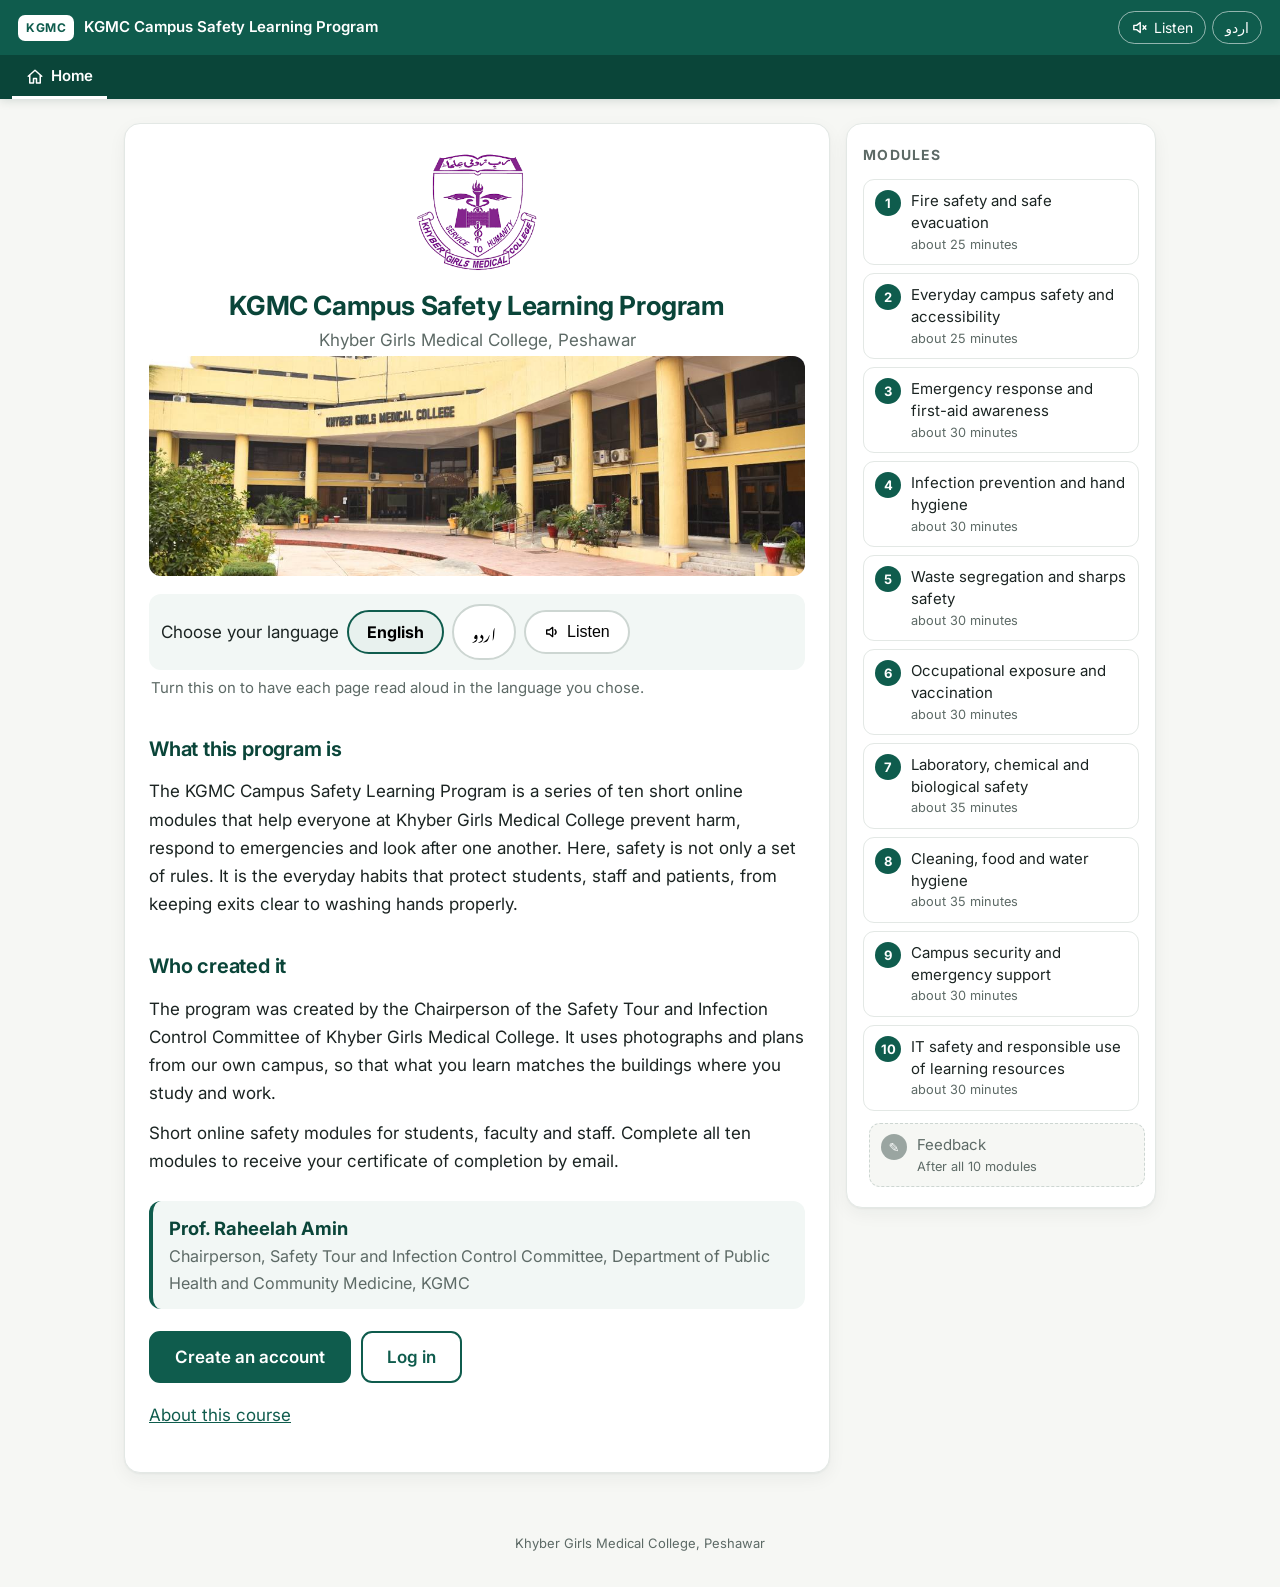
<file: index.html>
<!DOCTYPE html>
<html lang="en">
<head>
<meta charset="utf-8">
<meta name="viewport" content="width=device-width, initial-scale=1">
<title>KGMC Campus Safety Learning Program</title>
<link rel="preconnect" href="https://fonts.googleapis.com">
<link href="https://fonts.googleapis.com/css2?family=Inter:wght@400;500;600;700&family=Noto+Nastaliq+Urdu:wght@400;700&display=swap" rel="stylesheet">
<!-- ?v=... makes browsers fetch the new files after an update. Bump the date on every release. -->
<link rel="stylesheet" href="assets/style.css?v=2026-11-23">
</head>
<body>
<div id="app"><p style="padding:2rem;font-family:sans-serif">Loading…</p></div>
<script src="assets/config.js?v=2026-11-23"></script>
<script src="content/modules.js?v=2026-11-23"></script>
<script src="content/intro.js?v=2026-11-23"></script>
<script src="content/module1.js?v=2026-11-23"></script>
<script src="content/module2.js?v=2026-11-23"></script>
<script src="content/module3.js?v=2026-11-23"></script>
<script src="content/module4.js?v=2026-11-23"></script>
<script src="content/module5.js?v=2026-11-23"></script>
<script src="content/module6.js?v=2026-11-23"></script>
<script src="content/module7.js?v=2026-11-23"></script>
<script src="content/module8.js?v=2026-11-23"></script>
<script src="content/module9.js?v=2026-11-23"></script>
<script src="content/module10.js?v=2026-11-23"></script>
<script src="assets/app.js?v=2026-11-23"></script>
</body>
</html>
</file>
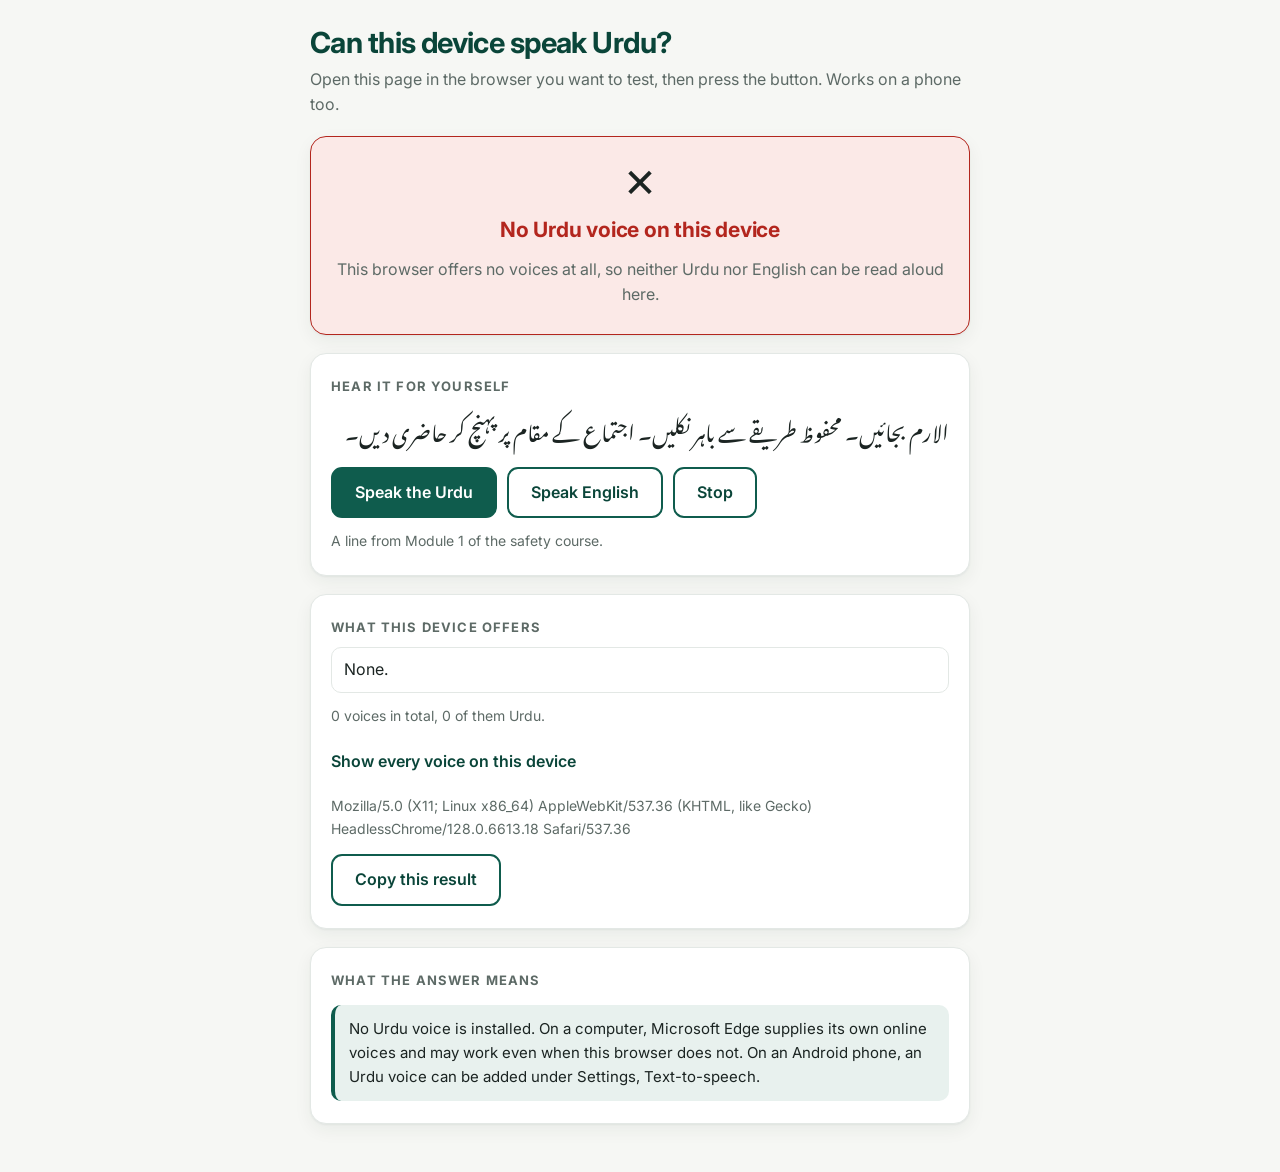
<file: voice-check.html>
<!DOCTYPE html>
<html lang="en">
<head>
<meta charset="utf-8">
<meta name="viewport" content="width=device-width, initial-scale=1, viewport-fit=cover">
<title>Urdu Voice Check</title>
<link rel="preconnect" href="https://fonts.googleapis.com">
<link rel="preconnect" href="https://fonts.gstatic.com" crossorigin>
<link href="https://fonts.googleapis.com/css2?family=Inter:wght@400;500;600;700&family=Noto+Nastaliq+Urdu:wght@400;700&display=swap" rel="stylesheet">
<style>
  /* One question per screen: can this device speak Urdu? Verdict first, evidence below. */
  :root {
    --bg: #f6f7f4; --card: #ffffff; --ink: #1b2422; --muted: #5d6a66;
    --line: #e3e8e5; --green: #0f5c4d; --green-dark: #0a4539; --green-soft: #e8f1ee;
    --red: #b3261e; --red-soft: #fbe9e7; --amber: #8a5a00; --amber-soft: #fff4d6;
    --ui: Inter, system-ui, -apple-system, "Segoe UI", Roboto, Arial, sans-serif;
    --urdu: "Noto Nastaliq Urdu", "Jameel Noori Nastaleeq", serif;
    --shadow: 0 1px 2px rgba(16,48,40,.05), 0 6px 18px rgba(16,48,40,.06);
  }
  @media (prefers-color-scheme: dark) {
    :root:not([data-theme="light"]) {
      --bg: #121719; --card: #1a2124; --ink: #e8eeec; --muted: #9fadA8;
      --line: #2b3538; --green: #4fae97; --green-dark: #8fd3c0; --green-soft: #17312b;
      --red: #ef9a93; --red-soft: #3a1f1d; --amber: #e8c46a; --amber-soft: #38300f;
      color-scheme: dark;
    }
  }
  :root[data-theme="dark"] {
    --bg: #121719; --card: #1a2124; --ink: #e8eeec; --muted: #9fadA8;
    --line: #2b3538; --green: #4fae97; --green-dark: #8fd3c0; --green-soft: #17312b;
    --red: #ef9a93; --red-soft: #3a1f1d; --amber: #e8c46a; --amber-soft: #38300f;
    color-scheme: dark;
  }
  * { box-sizing: border-box; }
  body {
    margin: 0; background: var(--bg); color: var(--ink);
    font: 16px/1.6 var(--ui); -webkit-font-smoothing: antialiased;
    padding-left: max(16px, env(safe-area-inset-left, 0px));
    padding-right: max(16px, env(safe-area-inset-right, 0px));
    padding-block: 26px 48px;
  }
  .wrap { max-width: 660px; margin: 0 auto; display: grid; gap: 18px; }
  header h1 { font-size: clamp(23px, 5vw, 29px); line-height: 1.2; margin: 0 0 6px; color: var(--green-dark); letter-spacing: -.02em; text-wrap: balance; }
  header p { margin: 0; color: var(--muted); }
  .card { background: var(--card); border: 1px solid var(--line); border-radius: 16px; padding: 22px 20px; box-shadow: var(--shadow); }
  .verdict { display: grid; gap: 10px; text-align: center; padding: 26px 20px; }
  .verdict .mark { font-size: 40px; line-height: 1; }
  .verdict h2 { margin: 0; font-size: 21px; letter-spacing: -.01em; }
  .verdict p { margin: 0; color: var(--muted); }
  .verdict.yes { background: var(--green-soft); border-color: var(--green); }
  .verdict.yes h2 { color: var(--green-dark); }
  .verdict.no { background: var(--red-soft); border-color: var(--red); }
  .verdict.no h2 { color: var(--red); }
  .verdict.wait { background: var(--amber-soft); border-color: var(--amber); }
  .verdict.wait h2 { color: var(--amber); }
  h3 { margin: 0 0 10px; font-size: 13px; font-weight: 700; letter-spacing: .09em; text-transform: uppercase; color: var(--muted); }
  .sample { font-family: var(--urdu); font-size: 21px; line-height: 2.1; direction: rtl; text-align: right; margin: 0 0 16px; }
  .row { display: flex; flex-wrap: wrap; gap: 10px; }
  button {
    font: inherit; font-weight: 600; cursor: pointer; min-height: 48px;
    padding: 11px 22px; border-radius: 11px; border: 2px solid var(--green);
    background: var(--green); color: #fff; transition: transform .12s;
  }
  button.ghost { background: transparent; color: var(--green-dark); }
  button:active { transform: translateY(1px); }
  button[disabled] { opacity: .45; cursor: not-allowed; }
  ul { list-style: none; margin: 0; padding: 0; display: grid; gap: 7px; }
  li { display: flex; gap: 10px; align-items: baseline; border: 1px solid var(--line); border-radius: 10px; padding: 9px 12px; min-width: 0; }
  li .tag { flex: none; font-size: 12px; font-weight: 700; letter-spacing: .04em; color: var(--muted); font-variant-numeric: tabular-nums; }
  li .nm { min-width: 0; overflow-wrap: anywhere; }
  li.hit { border-color: var(--green); background: var(--green-soft); }
  .meta { color: var(--muted); font-size: 14px; margin: 12px 0 0; overflow-wrap: anywhere; }
  .note { margin: 14px 0 0; padding: 12px 14px; border-inline-start: 4px solid var(--green); background: var(--green-soft); border-radius: 10px; font-size: 15px; }
  details { margin-top: 12px; }
  summary { cursor: pointer; font-weight: 600; color: var(--green-dark); min-height: 44px; display: flex; align-items: center; }
  .all { max-height: 280px; overflow-y: auto; margin-top: 10px; }
  @media (prefers-reduced-motion: reduce) { button { transition: none; } }
</style>
</head>
<body>
<div class="wrap">
  <header>
    <h1>Can this device speak Urdu?</h1>
    <p>Open this page in the browser you want to test, then press the button. Works on a phone too.</p>
  </header>

  <section class="card verdict wait" id="verdict">
    <div class="mark" id="mark">…</div>
    <h2 id="headline">Checking the voices on this device</h2>
    <p id="detail">This takes a second.</p>
  </section>

  <section class="card">
    <h3>Hear it for yourself</h3>
    <p class="sample">الارم بجائیں۔ محفوظ طریقے سے باہر نکلیں۔ اجتماع کے مقام پر پہنچ کر حاضری دیں۔</p>
    <div class="row">
      <button id="speakUr">Speak the Urdu</button>
      <button id="speakEn" class="ghost">Speak English</button>
      <button id="stop" class="ghost">Stop</button>
    </div>
    <p class="meta" id="speakStatus">A line from Module 1 of the safety course.</p>
  </section>

  <section class="card">
    <h3>What this device offers</h3>
    <ul id="urduList"></ul>
    <p class="meta" id="counts"></p>
    <details>
      <summary>Show every voice on this device</summary>
      <div class="all"><ul id="allList"></ul></div>
    </details>
    <p class="meta" id="ua"></p>
    <div class="row" style="margin-top:14px">
      <button class="ghost" id="copy">Copy this result</button>
    </div>
  </section>

  <section class="card">
    <h3>What the answer means</h3>
    <p id="advice" class="note">Waiting for the check to finish.</p>
  </section>
</div>

<script>
  var SAMPLE_UR = 'الارم بجائیں۔ محفوظ طریقے سے باہر نکلیں۔ اجتماع کے مقام پر پہنچ کر حاضری دیں۔';
  var SAMPLE_EN = 'Raise the alarm. Leave safely. Report to the assembly area.';
  var synth = window.speechSynthesis;
  var voices = [], urdu = [];

  function el(id) { return document.getElementById(id); }

  function isUrdu(v) { return /^ur\b|^ur[-_]/i.test(String(v.lang || '')) || /urdu/i.test(String(v.name || '')); }

  function paint() {
    voices = (synth && synth.getVoices && synth.getVoices()) || [];
    urdu = voices.filter(isUrdu);

    var v = el('verdict'), mark = el('mark'), head = el('headline'), det = el('detail');
    v.className = 'card verdict ' + (urdu.length ? 'yes' : 'no');
    mark.textContent = urdu.length ? '✓' : '✕';
    head.textContent = urdu.length
      ? (urdu.length === 1 ? 'Yes — one Urdu voice found' : 'Yes — ' + urdu.length + ' Urdu voices found')
      : 'No Urdu voice on this device';
    det.textContent = urdu.length
      ? 'The course can read Urdu aloud in this browser.'
      : (voices.length
          ? 'This browser cannot read the Urdu text aloud. English will still work.'
          : 'This browser offers no voices at all, so neither Urdu nor English can be read aloud here.');

    var ul = el('urduList');
    ul.innerHTML = '';
    if (urdu.length) {
      urdu.forEach(function (x) {
        var li = document.createElement('li');
        li.className = 'hit';
        li.innerHTML = '<span class="tag"></span><span class="nm"></span>';
        li.querySelector('.tag').textContent = x.lang;
        li.querySelector('.nm').textContent = x.name + (x.localService ? '' : ' — online');
        ul.appendChild(li);
      });
    } else {
      var li = document.createElement('li');
      li.textContent = 'None.';
      ul.appendChild(li);
    }

    var all = el('allList');
    all.innerHTML = '';
    voices.slice().sort(function (a, b) { return String(a.lang).localeCompare(String(b.lang)); }).forEach(function (x) {
      var li = document.createElement('li');
      if (isUrdu(x)) li.className = 'hit';
      li.innerHTML = '<span class="tag"></span><span class="nm"></span>';
      li.querySelector('.tag').textContent = x.lang;
      li.querySelector('.nm').textContent = x.name;
      all.appendChild(li);
    });

    el('counts').textContent = voices.length + ' voices in total, ' + urdu.length + ' of them Urdu.';
    el('ua').textContent = navigator.userAgent;

    var a = el('advice');
    if (urdu.length) {
      a.textContent = 'Urdu listening works here. Anyone using this browser on this kind of device will hear the Urdu text read aloud, with no extra setup.';
    } else if (/iPhone|iPad|iPod/i.test(navigator.userAgent)) {
      a.textContent = 'This is an iPhone or iPad. Apple provides no Urdu voice, and every browser on iOS has to use Apple’s own speech engine, so no browser will help here. Only shipping recorded or generated audio files would give these learners Urdu.';
    } else {
      a.textContent = 'No Urdu voice is installed. On a computer, Microsoft Edge supplies its own online voices and may work even when this browser does not. On an Android phone, an Urdu voice can be added under Settings, Text-to-speech.';
    }
  }

  function speak(text, lang) {
    if (!synth) return;
    synth.cancel();
    var u = new SpeechSynthesisUtterance(text);
    var pick = lang === 'ur'
      ? urdu[0]
      : voices.filter(function (v) { return /^en/i.test(v.lang); })[0];
    if (pick) { u.voice = pick; u.lang = pick.lang; } else { u.lang = lang === 'ur' ? 'ur-PK' : 'en-GB'; }
    u.onstart = function () { el('speakStatus').textContent = 'Speaking with ' + (pick ? pick.name + ' (' + pick.lang + ')' : 'the browser’s default voice') + '…'; };
    u.onend = function () { el('speakStatus').textContent = 'Finished. If you heard nothing, this device has no voice for that language.'; };
    u.onerror = function (e) { el('speakStatus').textContent = 'The browser refused to speak that (' + (e.error || 'unknown reason') + ').'; };
    if (lang === 'ur' && !urdu.length) {
      el('speakStatus').textContent = 'There is no Urdu voice here, so you may hear nothing, or the words read as if they were English.';
    }
    synth.speak(u);
  }

  if (!synth || typeof SpeechSynthesisUtterance !== 'function') {
    var v = el('verdict');
    v.className = 'card verdict no';
    el('mark').textContent = '✕';
    el('headline').textContent = 'This browser cannot read pages aloud at all';
    el('detail').textContent = 'Try Chrome, Edge or Safari.';
    el('advice').textContent = 'The speech feature is missing from this browser, so neither English nor Urdu can be read aloud.';
    ['speakUr', 'speakEn', 'stop'].forEach(function (id) { el(id).disabled = true; });
  } else {
    paint();
    if (typeof synth.addEventListener === 'function') synth.addEventListener('voiceschanged', paint);
    setTimeout(paint, 600);
    setTimeout(paint, 2000);
    el('speakUr').addEventListener('click', function () { speak(SAMPLE_UR, 'ur'); });
    el('speakEn').addEventListener('click', function () { speak(SAMPLE_EN, 'en'); });
    el('stop').addEventListener('click', function () { synth.cancel(); el('speakStatus').textContent = 'Stopped.'; });
  }

  el('copy').addEventListener('click', function () {
    var lines = [
      'Urdu voice check',
      'Urdu voices: ' + (urdu.length ? urdu.map(function (x) { return x.name + ' (' + x.lang + ')'; }).join('; ') : 'none'),
      'Total voices: ' + voices.length,
      'Browser: ' + navigator.userAgent
    ].join('\n');
    var done = function () { el('copy').textContent = 'Copied'; setTimeout(function () { el('copy').textContent = 'Copy this result'; }, 2000); };
    try {
      navigator.clipboard.writeText(lines).then(done, function () { window.prompt && null; el('copy').textContent = 'Select the text above instead'; });
    } catch (e) { el('copy').textContent = 'Select the text above instead'; }
  });
</script>
</body>
</html>
</file>
<file: assets/style.css>
:root {
  --green: #0f5c4d; --green-dark: #0a4539; --green-soft: #e8f1ee; --green-tint: #f2f7f5;
  --red: #b3261e; --red-soft: #fbe9e7; --amber-soft: #fff4d6; --amber: #8a5a00;
  --ink: #1b2422; --muted: #5d6a66; --line: #e3e8e5; --line-strong: #cdd6d2;
  --bg: #f6f7f4; --card: #ffffff;
  --shadow: 0 1px 2px rgba(16, 48, 40, .05), 0 6px 18px rgba(16, 48, 40, .05);
  --ui: Inter, system-ui, -apple-system, "Segoe UI", Roboto, Arial, sans-serif;
}
* { box-sizing: border-box; }
html { -webkit-text-size-adjust: 100%; }
body { margin: 0; background: var(--bg); color: var(--ink); font: 17px/1.65 var(--ui); -webkit-font-smoothing: antialiased; }
html[dir="rtl"] body, [lang="ur"] { font-family: "Noto Nastaliq Urdu", "Jameel Noori Nastaleeq", "Urdu Typesetting", "Noto Naskh Arabic", Tahoma, serif; }
html[dir="rtl"] body { line-height: 2.3; font-size: 16px; }
[lang="en"] { font-family: var(--ui); line-height: 1.65; }

.top { background: var(--green); color: #fff; display: flex; align-items: center; justify-content: space-between; gap: 12px; padding: 11px 18px; }
.topwrap { position: sticky; top: 0; z-index: 5; box-shadow: 0 1px 10px rgba(10, 48, 39, .16); }
.tabs { background: var(--green-dark); display: flex; padding: 0 12px; }
.tab { appearance: none; background: none; border: 0; border-bottom: 3px solid transparent; color: #fff; font: inherit; font-size: 15px; font-weight: 600; display: inline-flex; align-items: center; gap: 7px; padding: 8px 14px 6px; min-height: 44px; cursor: pointer; }
.tab:hover { background: rgba(255,255,255,.12); }
.tab.on { border-bottom-color: #fff; }
.signoff { margin: 26px 0 4px; padding: 12px 16px; background: var(--green-tint); border-radius: 12px; border-inline-start: 4px solid var(--green); display: flex; flex-direction: column; }
.signoff strong { color: var(--green-dark); font-size: 1.08em; }
.signoff span { color: var(--muted); font-size: .95em; }
.brand { display: flex; align-items: center; gap: 10px; min-width: 0; }
.mark { background: #fff; color: var(--green); font: 700 12px/1 var(--ui); letter-spacing: .6px; padding: 7px 8px; border-radius: 7px; flex: none; }
.brand-text { font-weight: 600; font-size: 15px; overflow: hidden; text-overflow: ellipsis; white-space: nowrap; }
.top-actions { display: flex; gap: 6px; flex: none; }
.top .link-btn { color: #fff; border: 1px solid rgba(255,255,255,.55); border-radius: 999px; padding: 4px 12px; text-decoration: none; font-size: 14px; }
.demo { background: var(--amber-soft); color: var(--amber); padding: 6px 16px; font-size: 14px; text-align: center; }

main { max-width: 760px; margin: 0 auto; padding: 24px 14px 56px; }
footer { text-align: center; color: var(--muted); font-size: 13px; padding: 4px 12px 32px; }
.card { background: var(--card); border: 1px solid var(--line); border-radius: 16px; padding: 26px 24px; margin-bottom: 18px; box-shadow: var(--shadow); }
h1 { font-size: 1.55em; line-height: 1.25; margin: .25em 0 .45em; color: var(--green-dark); font-weight: 700; letter-spacing: -.015em; text-wrap: balance; }
h2 { font-size: 1.18em; margin: 1.6em 0 .5em; color: var(--green-dark); font-weight: 650; letter-spacing: -.01em; }
h3 { font-size: 1.04em; margin: 1.1em 0 .4em; font-weight: 650; }
.card > h1:first-child, .card > h2:first-child { margin-top: 0; }
html[dir="rtl"] h1, html[dir="rtl"] h2, html[dir="rtl"] h3 { line-height: 2.1; }
p { margin: .7em 0; }
.sub { color: var(--muted); margin: 0; }
.meta { color: var(--muted); font-size: .88em; margin: .3em 0; }
.hero-img { width: 100%; height: 220px; object-fit: cover; border-radius: 12px; display: block; margin-bottom: 14px; }

.btn { appearance: none; border: 2px solid var(--green); background: var(--green); color: #fff; font: inherit; font-weight: 600; padding: 10px 24px; border-radius: 11px; cursor: pointer; min-height: 48px; transition: background .15s, transform .15s; }
.btn:active { transform: translateY(1px); }
.btn:hover { background: var(--green-dark); }
.btn.ghost { background: transparent; color: var(--green); }
.btn.ghost:hover { background: var(--green-soft); }
.btn.small { padding: 6px 16px; min-height: 40px; flex: none; }
.btn[disabled] { opacity: .6; cursor: default; }
.link-btn { background: none; border: 0; color: var(--green); font: inherit; cursor: pointer; padding: 6px 0; text-decoration: underline; }
.row { display: flex; flex-wrap: wrap; gap: 10px; margin-top: 22px; }
.row.nav { justify-content: space-between; }
:focus-visible { outline: 3px solid #f0a500; outline-offset: 2px; }

.lang-pick { display: flex; align-items: center; flex-wrap: wrap; gap: 8px; margin: 18px 0 6px; padding: 10px 12px; background: var(--green-tint); border-radius: 12px; }
.chip { border: 2px solid var(--line-strong); background: #fff; border-radius: 999px; padding: 6px 18px; font-size: 16px; cursor: pointer; min-height: 44px; }
.chip.on { border-color: var(--green); background: var(--green-soft); font-weight: 700; }

[hidden] { display: none !important; }
.field { display: block; margin: 14px 0; }
.field > span { display: block; font-weight: 600; margin-bottom: 4px; font-size: .95em; }
input[type="text"], input[type="email"], input[type="password"], select, textarea { width: 100%; font: inherit; padding: 11px 13px; border: 1.5px solid var(--line-strong); border-radius: 10px; background: #fff; color: var(--ink); min-height: 48px; }
input:focus, select:focus, textarea:focus { border-color: var(--green); }
input[dir="ltr"] { text-align: left; font-family: var(--ui); line-height: 1.5; }
.check { display: flex; gap: 12px; align-items: flex-start; margin: 12px 0; cursor: pointer; }
.check input { width: 24px; height: 24px; flex: none; margin-top: .25em; accent-color: var(--green); }

.alert { border-radius: 10px; padding: 10px 14px; margin: 12px 0; }
.alert.err { background: var(--red-soft); color: #7c1a14; border: 1px solid #f1bdb8; }
.alert.info { background: var(--green-soft); color: var(--green-dark); border: 1px solid #b9d8cf; }

.bar { background: #e4eae7; border-radius: 999px; height: 12px; overflow: hidden; }
.bar.thin { height: 8px; margin-top: 8px; }
.bar i { display: block; height: 100%; background: var(--green); border-radius: 999px; min-width: 0; transition: width .3s; }
.cert-box { background: var(--bg); border: 1px dashed var(--line-strong); border-radius: 13px; padding: 6px 18px 12px; margin-top: 18px; }
.cert-box.got { background: var(--green-soft); border-style: solid; border-color: var(--green); }

.mods { list-style: none; margin: 0; padding: 0; }
.mod { display: flex; align-items: center; gap: 14px; padding: 15px 0; border-top: 1px solid var(--line); }
.mod:first-child { border-top: 0; }
.mod-num { width: 36px; height: 36px; border-radius: 50%; background: var(--green-soft); color: var(--green-dark); display: grid; place-items: center; font: 700 15px/1 var(--ui); flex: none; }
.mod.done .mod-num { background: var(--green); color: #fff; }
.mod.soon h3 { color: var(--muted); font-weight: 600; }
.mod.soon .mod-num { background: #edf0ee; color: var(--muted); }
.mod-body { flex: 1; min-width: 0; }
.mod-body h3 { margin: 0; }
.tag { display: inline-block; font-size: .82em; font-weight: 600; padding: 1px 11px; border-radius: 999px; background: #edf0ee; color: var(--muted); }
.tag.done { background: var(--green-soft); color: var(--green-dark); font-weight: 600; }
.tag.doing { background: var(--amber-soft); color: var(--amber); }

.list { padding-inline-start: 1.4em; margin: .6em 0; }
.list li { margin: .45em 0; }
.callout { border-radius: 12px; padding: 14px 18px; margin: 18px 0; border-inline-start: 5px solid; }
.callout.key { background: var(--green-soft); border-color: var(--green); font-weight: 700; font-size: 1.05em; }
.callout.warn { background: var(--red-soft); border-color: var(--red); }
.callout.note { background: #eef1f6; border-color: #56688c; }
.callout.think { background: var(--amber-soft); border-color: #d9a300; font-weight: 600; }
.callout.contacts { background: #fff; border: 2px solid var(--red); border-inline-start-width: 5px; }
.callout.contacts h3 { margin-top: 0; color: var(--red); }
figure { margin: 20px 0; }
figure img, figure video { width: 100%; max-height: 520px; object-fit: contain; background: var(--bg); border-radius: 12px; display: block; }
figure audio { width: 100%; }
figcaption { color: var(--muted); font-size: .9em; margin-top: 6px; }
.table-wrap { overflow-x: auto; margin: 14px 0; }
table { border-collapse: collapse; width: 100%; }
th, td { border: 1px solid var(--line); padding: 8px 10px; text-align: start; vertical-align: top; }
th { background: var(--green-soft); }
@media (max-width: 560px) {
  table, tbody, tr, td { display: block; width: 100%; }
  thead { display: none; }
  tr { border: 1px solid var(--line); border-radius: 10px; margin-bottom: 10px; overflow: hidden; }
  td { border: 0; border-top: 1px solid var(--line); }
  td:first-child { border-top: 0; background: var(--green-soft); font-weight: 600; }
  td::before { content: attr(data-label); display: block; font-size: .78em; color: var(--muted); font-weight: 400; }
}
.scenario { border: 1px solid var(--line); border-radius: 13px; padding: 6px 18px 14px; margin: 18px 0; background: var(--green-tint); }
details summary { cursor: pointer; color: var(--green); font-weight: 600; padding: 8px 0; }
details[open] { background: var(--green-soft); border-radius: 10px; padding: 0 12px 6px; }
.checklist { margin: 8px 0; }

fieldset { border: 1px solid var(--line); border-radius: 13px; padding: 10px 16px 14px; margin: 18px 0; min-width: 0; }
legend { font-weight: 600; padding: 0 6px; }
.opt { display: flex; gap: 12px; align-items: flex-start; padding: 8px 6px; border-radius: 8px; cursor: pointer; }
.opt:hover { background: var(--green-tint); }
.opt input { width: 22px; height: 22px; flex: none; margin-top: .3em; accent-color: var(--green); }
.q.ok { border-color: var(--green); }
.q.bad { border-color: var(--red); background: #fffafa; }
.fb { margin: 6px 6px 0; font-size: .95em; }
.q.ok .fb strong { color: var(--green); } .q.bad .fb strong { color: var(--red); }
.result { border-radius: 12px; padding: 10px 16px; margin: 12px 0; }
.result.pass { background: var(--green-soft); border: 2px solid var(--green); }
.result.fail { background: var(--red-soft); border: 2px solid var(--red); }
.score { font-weight: 700; font-size: 1.1em; }
.rate-row { display: flex; gap: 8px; direction: ltr; }
.rate-row label { flex: 1; }
.rate-row input { position: absolute; opacity: 0; }
.rate-row span { display: grid; place-items: center; height: 46px; border: 2px solid var(--line-strong); border-radius: 10px; font: 700 17px/1 var(--ui); cursor: pointer; }
.rate-row input:checked + span { background: var(--green); border-color: var(--green); color: #fff; }
.rate-row input:focus-visible + span { outline: 3px solid #f0a500; }

.cert { border: 6px double var(--green); padding: 5px; margin-top: 12px; background: #fff; }
.cert-inner { border: 2px solid #d9ae3c; padding: 20px 14px 14px; text-align: center; }
.cert h2 { font-size: 1.5em; color: var(--green-dark); margin: .3em 0; }
.cert-college { font-weight: 700; letter-spacing: .5px; text-transform: uppercase; font-size: .9em; }
.cert-name { font-size: 1.5em; font-weight: 700; border-bottom: 1px solid var(--ink); display: inline-block; padding: 0 20px 2px; margin: .2em 0; }
.cert-meta, .cert-note { font-size: .82em; color: var(--muted); }
.cert-sign { display: flex; justify-content: space-around; align-items: flex-start; gap: 8px; margin: 18px 0 12px; font-size: .85em; padding-top: 56px; }
.cert-sign span { display: block; border-top: 1px solid var(--ink); width: 150px; margin: 0 auto 6px; }
.cert-sign div { flex: 1; min-width: 0; }
.cert-sign span { width: 100%; max-width: 150px; }
figcaption.cmd { color: var(--ink); font-weight: 700; font-size: 1.08em; text-align: center; margin-top: 8px; }

.logo { display: block; width: 136px; max-width: 42%; height: auto; margin: 2px auto 14px; }
.home-title { text-align: center; }
h1.home-title { margin-bottom: .15em; }
.card.hero .sub.home-title { margin-bottom: 2px; }

main.wide { max-width: 1060px; }
.home-layout { display: grid; grid-template-columns: minmax(0, 1fr) 310px; gap: 16px; align-items: start; }
.home-layout > .card { margin-bottom: 0; }
.side { position: sticky; top: 118px; padding: 20px 16px; }
.side h2 { margin: 0 0 12px; font-size: .82em; font-weight: 700; letter-spacing: .09em; text-transform: uppercase; color: var(--muted); }
.side-list { list-style: none; margin: 0 0 12px; padding: 0; display: grid; gap: 8px; }
.side-item { display: flex; align-items: flex-start; gap: 10px; width: 100%; text-align: start; background: #fff; color: var(--ink); border: 1px solid var(--line); border-radius: 11px; padding: 10px 11px; font: inherit; font-size: 15px; line-height: 1.45; transition: background .15s, border-color .15s; }
button.side-item { cursor: pointer; }
button.side-item:hover, button.side-item:focus-visible { background: var(--green-soft); border-color: var(--green); }
.side-item .n { flex: none; width: 26px; height: 26px; border-radius: 50%; background: var(--green); color: #fff; font: 700 13px/26px var(--ui); text-align: center; }
.side-item .t { display: flex; flex-direction: column; min-width: 0; }
.side-item small { color: var(--muted); font-size: .85em; margin-top: 2px; }
.side li.soon .side-item { background: var(--bg); color: var(--muted); border-style: dashed; }
.side li.soon .n { background: #9aa5a1; }
.side li.done .n { background: #2e7d32; }
.side-item.fb { border: 2px solid var(--green); }
.side-item.fb .n { background: var(--green-dark); }
@media (max-width: 860px) {
  .home-layout { grid-template-columns: 1fr; }
  .side { position: static; }
}

.side-item.fb.locked { border: 1px dashed var(--line-strong); background: var(--bg); color: var(--muted); }
.side-item.fb.locked .n { background: #9aa5a1; }

/* ---------- listening ---------- */
.say-toggle { display: inline-flex; align-items: center; gap: 6px; text-decoration: none; }
.say-toggle.on { background: rgba(255,255,255,.18); }
.chip.say { display: inline-flex; align-items: center; gap: 7px; }
.chip.say.on { border-color: var(--green); background: var(--green-soft); font-weight: 700; }
.chip.small { min-height: 38px; padding: 4px 14px; font-size: 14px; }
.listen-hint { margin: 2px 2px 0; }
.listen {
  display: flex; flex-wrap: wrap; align-items: center; gap: 10px 12px;
  background: var(--green-tint); border: 1px solid var(--line); border-radius: 12px;
  padding: 12px 14px; margin: 14px 0 4px;
}
.listen.on { border-color: var(--green); background: var(--green-soft); }
.listen.plain { display: block; color: var(--muted); font-size: .92em; }
.listen-label { font-weight: 650; color: var(--green-dark); }
.listen-btns { display: flex; gap: 8px; flex-wrap: wrap; }
.listen-status { color: var(--muted); font-size: .9em; flex: 1 1 140px; min-width: 0; }
.listen-warn { flex: 1 1 100%; margin: 2px 0 0; color: var(--amber); font-size: .9em; }
.listen audio { flex: 1 1 220px; min-width: 0; }
.saying { background: #fff3c4; box-shadow: 0 0 0 4px #fff3c4; border-radius: 3px; }
@media (prefers-reduced-motion: reduce) { .saying { scroll-behavior: auto; } }
.cert-logo { height: 88px; width: auto; display: block; margin: 0 auto 8px; }
.cert-divider { width: 78%; max-width: 380px; display: block; margin: 0 auto 6px; }
.cert-seal { width: 28%; max-width: 130px; flex: none; margin-top: -56px; }
.cert-name { color: var(--green-dark); }
.visits { margin: 0 auto 14px; display: table; background: var(--card); border: 1px solid var(--line-strong); border-radius: 999px; padding: 6px 18px; color: var(--ink); font-size: 14px; }
.visits strong { color: var(--green-dark); font-size: 1.15em; margin-inline-start: 6px; }
.visits small { display: block; color: var(--muted); font-size: .85em; }

/* ---------- a Think answer the learner asks to see ---------- */
.reveal { margin: -6px 0 18px; }
.reveal > summary {
  display: inline-flex; align-items: center; gap: 8px; cursor: pointer; list-style: none;
  background: #fff; border: 2px solid var(--green); border-radius: 11px;
  color: var(--green-dark); font-weight: 650; padding: 9px 18px; min-height: 44px;
}
.reveal > summary::-webkit-details-marker { display: none; }
.reveal > summary::after { content: "▾"; font-size: .8em; }
.reveal[open] > summary::after { content: "▴"; }
.reveal > summary:hover { background: var(--green-soft); }
.reveal[open] > summary { margin-bottom: 10px; }
.field small { display: block; color: var(--muted); font-size: .85em; margin-top: 5px; font-weight: 400; }
</file>
